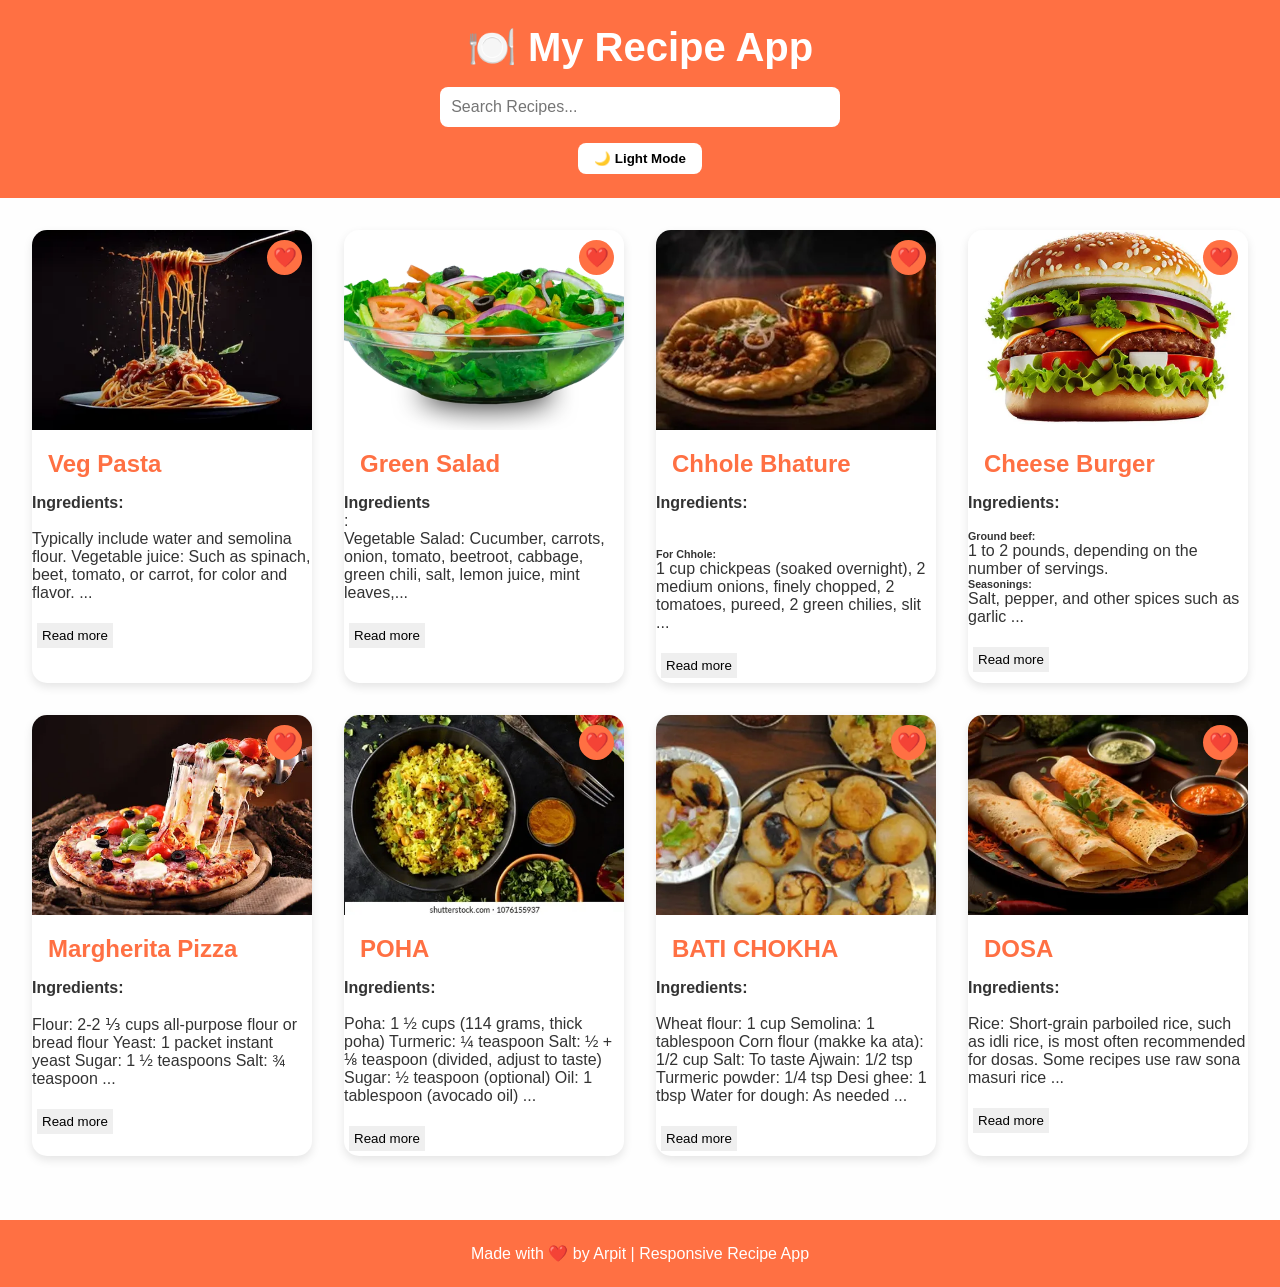
<file: index.html>
<!DOCTYPE html>
<html lang="en">

<head>
  <meta charset="UTF-8">
  <meta name="viewport" content="width=device-width, initial-scale=1.0">
  <link rel="icon" type="image" href="images/a-chef-icon-with-a-hat-and-spoons-vector.webp">
  <title>Recipe App</title>
  <link rel="stylesheet" href="style.css">
  <script src="script.js" defer></script>
</head>

<body>
  <header>
    <h1>🍽️ My Recipe App</h1>
    <input type="text" id="search" placeholder="Search Recipes...">
    <br>
    <button id="toggle-mode">🌙 Light Mode</button>
  </header>

  <main class="recipe-container">
    <div class="recipe-card">
      <button class="fav-btn">❤️</button>
      <img src="images/fresh-pasta-with-hearty-bolognese-parmesan-cheese-generated-by-ai_188544-9469.webp" alt="Pasta">
      <h3>Veg Pasta</h3>
      <p><h4>Ingredients:</h4> <br> Typically include water and semolina flour. 
        Vegetable juice: Such as spinach, beet, tomato, or carrot, for color and flavor.
        <span class="dots">...</span>
        <span class="more">
         Herbs or spices: Added for flavor.
        </span></p>
        <button class="read-more-btn">Read more</button>

    </div>

    <div class="recipe-card">
      <button class="fav-btn">❤️</button>
      <img src="images/Salad-PNG-HD.webp" alt="Salad">
      <h3>Green Salad</h3>
      <p><h4>Ingredients</h4>: <br> Vegetable Salad: Cucumber, carrots, onion, tomato, beetroot, cabbage, green  
        chili, salt, lemon juice, mint leaves,<span class="dots">...</span>
        <span class="more">... coriander leaves, olive oil, and sesame seeds.
        Green Salad: Mixed salad greens, onion, bell pepper, chicken deli meat, tomato, onion powder, garlic powder, salt, black pepper, and balsamic vinaigrette dressing</span></p>
        <button class="read-more-btn">Read more</button>

        
    </div>

    <div class="recipe-card">
      <button class="fav-btn">❤️</button>
      <img src="images/delectable-chole-bhature-a-savory-indian-dish-with-steam-rising-against-a-dark-background-ai-generated-free-photo.webp" alt="Chhole Bhature">
      <h3>Chhole Bhature</h3>
      <p> <h4> Ingredients: </h4><br></br> <h6>For Chhole:</h6>
        1 cup chickpeas (soaked overnight),
        2 medium onions, finely chopped,
        2 tomatoes, pureed,
        2 green chilies, slit
        <span class="dots">...</span>
        <span class="more">...
        1-inch ginger, grated,
        3-4 garlic cloves, minced
        2 tablespoons oil,
        2 teaspoons coriander powder,
        1 teaspoon red chili powder,
        ½ teaspoon turmeric powder,
        1 teaspoon garam masal,
        Salt to taste .
        <br></br>
        <h6>For Bhature:</h6>
        2 cups all-purpose flour (maida)
        2 tablespoons semolina (sooji)
        ½ cup yogurt
        1 teaspoon baking powder
        A pinch of salt
        Water as needed
        Graminn Organik Oil for frying </span></p>
        <button class="read-more-btn">Read more</button>

    </div>

    <div class="recipe-card">
      <button class="fav-btn">❤️</button>
      <img src="images/360_F_561828375_KCtTuNdpQTjHrMqDrcoCpoLaYhLrZQdI.webp" alt="Burger">
      <h3>Cheese Burger</h3>
      <p><h4>Ingredients:</h4> <br> <h6>Ground beef:</h6> 1 to 2 pounds, depending on the number of servings. <br>
        <h6>Seasonings:</h6> Salt, pepper, and other spices such as garlic 
        <span class="dots">...</span>
        <span class="more">...
        powder, onion powder, and paprika. <br>
        
        <h6>Optional ingredients:</h6> Cheese, ketchup, mustard, lettuce, tomato, and onion.</span></p>
        <button class="read-more-btn">Read more</button>
    </div>

    <div class="recipe-card">
      <button class="fav-btn">❤️</button>
      <img src="images/pizza.webp" alt="Pizza">
      <h3>Margherita Pizza</h3>
      <p><h4>Ingredients:</h4> <br> Flour: 2-2 ⅓ cups all-purpose flour or bread flour 
        Yeast: 1 packet instant yeast 
        Sugar: 1 ½ teaspoons 
        Salt: ¾ teaspoon  <span class="dots">...</span>
        <span class="more">...
        Garlic powder and/or dried basil leaves: Optional 
        Olive oil: 2 Tablespoons 
        Warm water: ¾ cup </span></p>
        <button class="read-more-btn">Read more</button>
    </div>

    <div class="recipe-card">
      <button class="fav-btn">❤️</button>
      <img src="images/indian-kanda-poha-recipe-preparation-260nw-1076155937.webp" alt="POHA">
      <h3>POHA</h3>
      <p><h4>Ingredients:</h4> <br> Poha: 1 ½ cups (114 grams, thick poha) 
        Turmeric: ¼ teaspoon 
        Salt: ½ + ⅛ teaspoon (divided, adjust to taste) 
        Sugar: ½ teaspoon (optional) 
        Oil: 1 tablespoon (avocado oil) 
        <span class="dots">...</span>
        <span class="more">...
        Mustard seeds: ½ teaspoon 
        Peanuts: 1 ½ tablespoons (raw peanuts) 
        Red onion: 1 small (chopped) 
        Green chili: 1 (chopped) 
        Curry leaves: 10-12 
        Potatoes: ½ cup (½ inch cubes) 
        Green peas: ⅓ cup (frozen, soaked in warm water for 10 minutes) 
        Cilantro: 1 tablespoon (chopped) 
        Lemon: ½ (juice of) 
        Sev: To garnish </span>  </p>
        <button class="read-more-btn">Read more</button>
    </div>

    <div class="recipe-card">
      <button class="fav-btn">❤️</button>
      <img src="images/photo.webp" alt="BATI CHOKHA">
      <h3>BATI CHOKHA</h3>
      <p><h4>Ingredients:</h4> <br> Wheat flour: 1 cup 
        Semolina: 1 tablespoon 
        Corn flour (makke ka ata): 1/2 cup 
        Salt: To taste 
        Ajwain: 1/2 tsp 
        Turmeric powder: 1/4 tsp 
        Desi ghee: 1 tbsp 
        Water for dough: As needed  <span class="dots">...</span>
        <span class="more">...
        Toor daal: 1/2 cup 
       
        Green moong dal: 1/8 cup
        Chana dal: 1/2 tablespoon 
        Onion: 1 big 
        Garlic cloves: 6 
        Green chilli: 3 
        Ginger: 2 inch 
        Jeera: 1/2 tsp 
        Bay leaf: 1 
        Black pepper pods: 4-6 
        Coriander powder: 1 tbsp 
        Garam masala: 1/3 tsp 
        Red chilli powder: 1/4 tsp 
        Chopped coriander leaves: As needed 
        Mustard seed: 1/4 tsp 
        Dry red chilli: 1 
        Kashmiri lal mirch powder: 1/8 tsp 
        Brinjal: 2 big 
        Boiled mashed potato: 2 
        Chopped onion: 2 
        Chopped tomato: 2 
        Ginger-garlic paste: 1 tbsp 
        Mustard oil: 1 tbsp 
        Salt: To taste 
        Chopped coriander leaves: As needed </span></p>
        <button class="read-more-btn">Read more</button>
    </div>

    <div class="recipe-card">
      <button class="fav-btn">❤️</button>
      <img src="images/360_F_781639851_Ei9cGEnywZFCFa3wVDh5An5GQrT9f4F1.webp" alt="DOSA">
      <h3>DOSA</h3>
      <p><h4>Ingredients:</h4> <br> Rice: Short-grain parboiled rice, such as idli rice, is most often recommended for dosas.
        Some recipes use raw sona masuri rice <span class="dots">...</span>
        <span class="more">...or a combination of raw rice and idli rice.
       Lentils: Urad dal (skinned black gram) is the primary lentil used, sometimes combined with chana dal (bengal gram) for flavor and color.
       Fenugreek seeds: Added for fluffiness and to aid in fermentation.
       Poha: Flattened rice is sometimes included to enhance texture.
       Salt: Non-iodized salt or rock salt is used to taste.</span></p>
        <button class="read-more-btn">Read more</button>
    </div>

  </main>

  <footer>
    <p>Made with ❤️ by Arpit | Responsive Recipe App</p>
  </footer>
</body>

</html>
</file>
<file: style.css>
* {
    margin: 0;
    padding: 0;
    box-sizing: border-box;
    font-family: 'Segoe UI', Tahoma, Geneva, Verdana, sans-serif;
  }

  body {
    background-color: var(--bg-color);
    color: var(--text-color);
    transition: all 0.3s ease;
  }

  :root {
    --bg-color: #fefefe;
    --text-color: #333;
    --card-bg: white;
    --accent: #ff7043;
  }

  .dark-mode {
    --bg-color: #121212;
    --text-color: #e0e0e0;
    --card-bg: #1e1e1e;
    --accent: #ffab40;
  }

  header {
    background-color: var(--accent);
    padding: 1.5rem;
    text-align: center;
    color: white;
  }

  header h1 {
    font-size: 2.5rem;
    margin-bottom: 1rem;
  }

  header input {
    padding: 0.7rem;
    width: 80%;
    max-width: 400px;
    border: none;
    border-radius: 8px;
    font-size: 1rem;
    outline: none;
  }

  #toggle-mode {
    margin-top: 1rem;
    background-color: white;
    border: none;
    padding: 0.5rem 1rem;
    border-radius: 8px;
    cursor: pointer;
    font-weight: bold;
  }

  .more{display: none;
        padding: 5px;

      }
      .read-more-btn{
        padding: 5px;
        margin: 5px;
        border: none;
      }

  .recipe-container {
    display: grid;
    grid-template-columns: repeat(auto-fit, minmax(250px, 1fr));
    gap: 2rem;
    padding: 2rem;
  }

  .recipe-card {
    display: inline;
    background-color: var(--card-bg);
    border-radius: 15px;
    box-shadow: 0 4px 10px rgba(0, 0, 0, 0.1);
    overflow: hidden;
    transition: transform 0.3s ease, box-shadow 0.3s ease;
    position: relative;
  }

  .recipe-card:hover {
    transform: translateY(-8px);
    box-shadow: 0 10px 20px rgba(0, 0, 0, 0.2);
  }

  .recipe-card img {
    width: 100%;
    height: 200px;
    object-fit: cover;
  }

  .recipe-card h3 {
    font-size: 1.5rem;
    margin: 1rem;
    color: var(--accent);
  }
 

  .recipe-card p {
    margin: 0 1rem 1rem;
    color: var(--text-color);
  }

  .fav-btn {
    position: absolute;
    top: 10px;
    right: 10px;
    background-color: var(--accent);
    border: none;
    border-radius: 50%;
    width: 35px;
    height: 35px;
    color: white;
    font-size: 1.2rem;
    cursor: pointer;
  }

  .fav-btn.favorited {
    background-color: red;
  }

  footer {
    text-align: center;
    padding: 1.5rem;
    background-color: var(--accent);
    color: white;
    margin-top: 2rem;
  }

  @media (max-width: 600px) {
    header h1 {
      font-size: 1.8rem;
    }

    header input {
      width: 90%;
    }
  }
</file>
